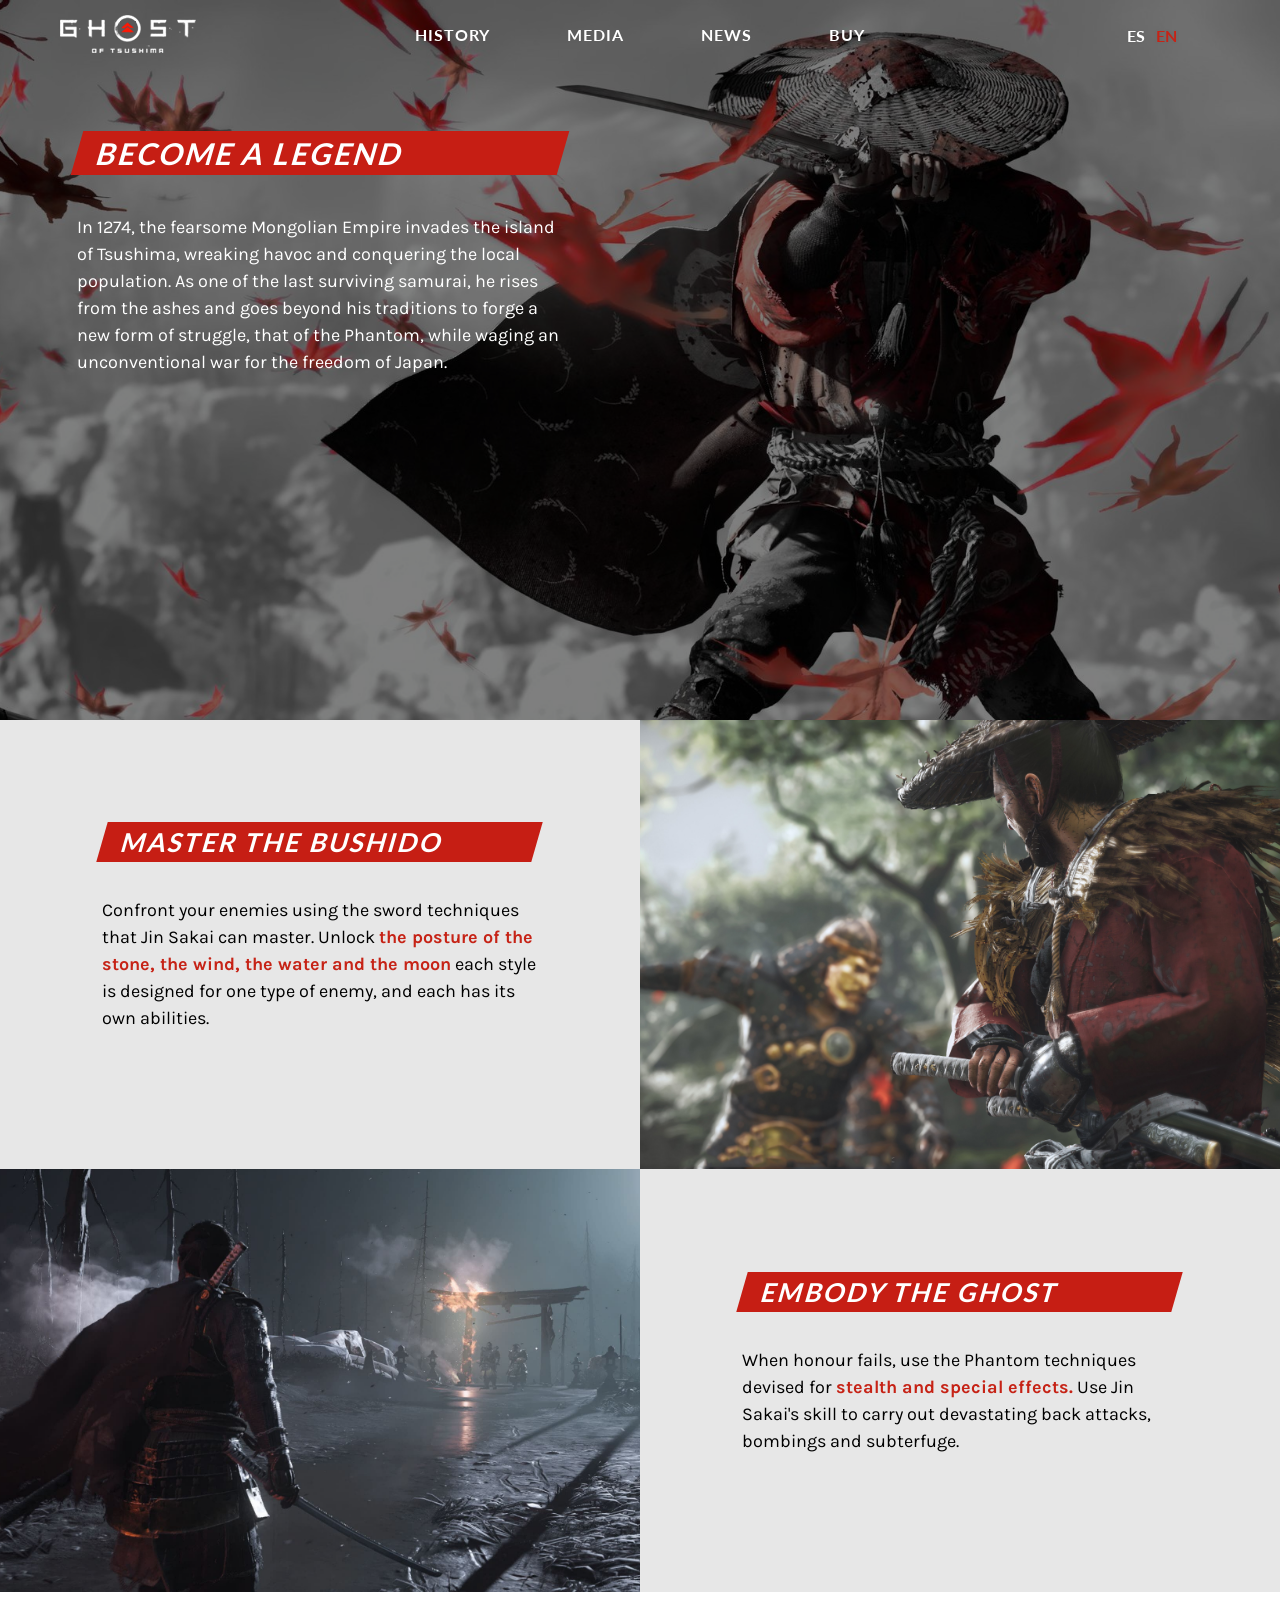
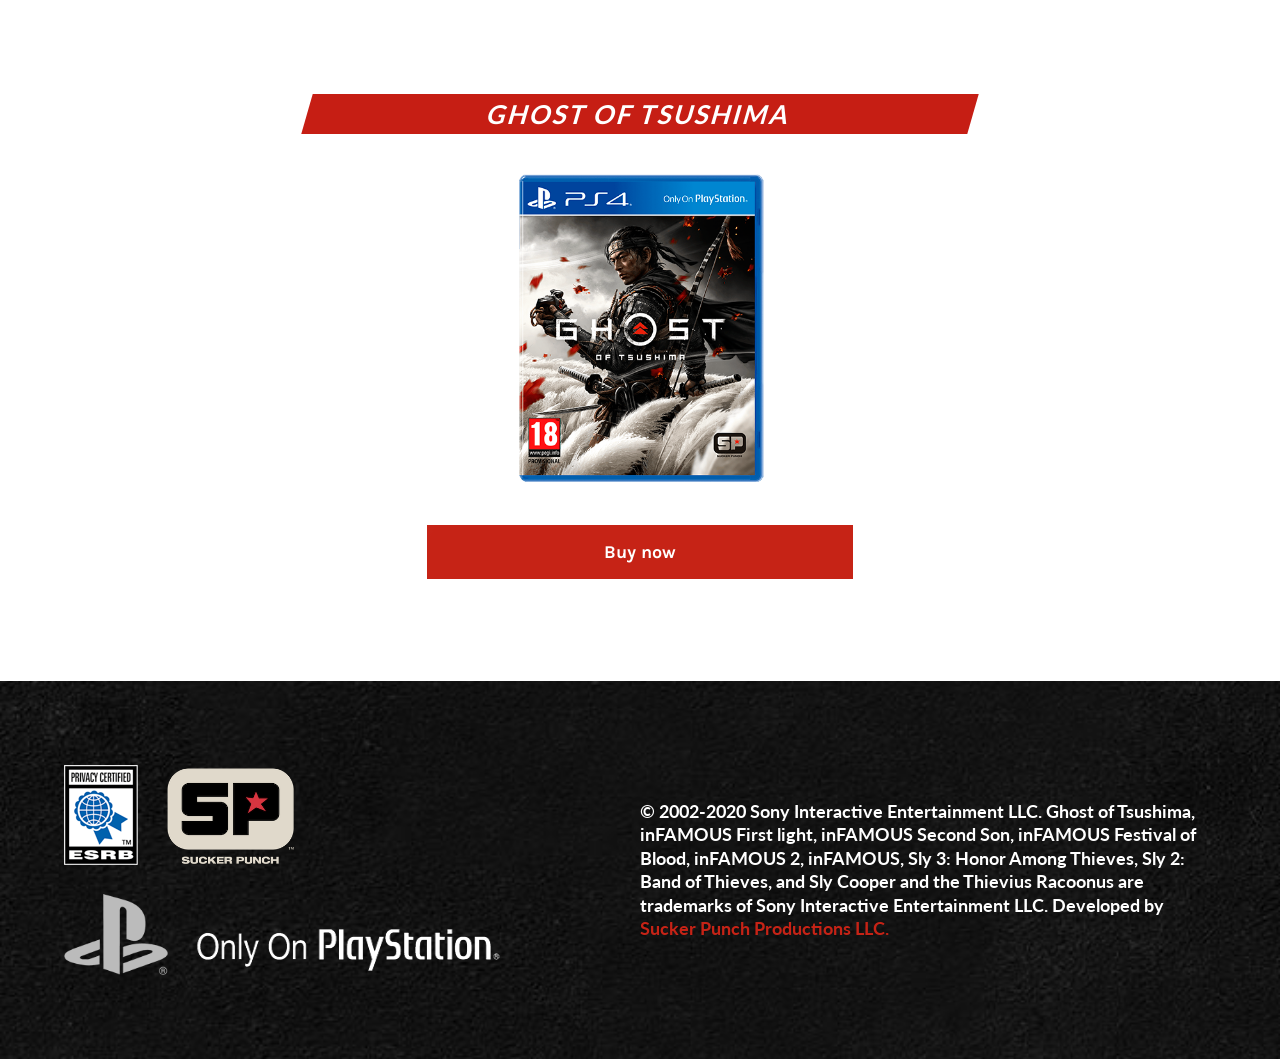
<file: EN/history.html>
<!DOCTYPE html>
<html lang="en">
<head>
    <meta charset="UTF-8">
    <meta name="viewport" content="width=device-width, initial-scale=1.0">
    <!--Link CSS-->
    <link rel="stylesheet" href="../css/style.css">
    <link rel="stylesheet" href="../css/history.css">
    <!--Link FontAwesome-->
    <link rel="stylesheet" href="https://cdnjs.cloudflare.com/ajax/libs/font-awesome/5.15.1/css/all.min.css" integrity="sha512-+4zCK9k+qNFUR5X+cKL9EIR+ZOhtIloNl9GIKS57V1MyNsYpYcUrUeQc9vNfzsWfV28IaLL3i96P9sdNyeRssA==" crossorigin="anonymous" />
    <!--Favicon-->
    <link rel="icon" type="image/ico" href="../img/favicon.ico">
    <title>Ghost of Tsushima</title>
</head>
<body>
    <div class="marco">
    <header>
        <div class="logo-nav">
            <a href="home.html">
                    <img src="../img/logo-nav-white.png" alt="Logo">
            </a>
        </div>
        <!--Mobile menu-->
        <button id="btn_mobile_menu" class="mobile_menu">
            <i class="fa fa-bars"></i>
        </button>

        <div id="menu_mob" class="menu_mob">
            <span id="menu_close" class="menu_close"><i class="fa fa-times"></i></span>
            <a href="history.html">History</a>
            <a href="media.html">Media</a>
            <a href="news.html">News</a>
            <a href="https://store.playstation.com/en-gb/product/EP9000-CUSA13323_00-GHOSTSHIP0000000" target="_blank">Buy</a>
            <span class="languages_mob">
                <a href="../ES/history.html">ES</a>
                <a href="history.html">EN</a>
            </span>
        </div>
        <!--FIN Mobile menu-->
        <!--Desktop menu-->
        <nav class="menu_desktop">
            <a href="history.html">History</a>
            <a href="media.html">Media</a>
            <a href="news.html">News</a>
            <a href="https://store.playstation.com/en-gb/product/EP9000-CUSA13323_00-GHOSTSHIP0000000" target="_blank">Buy</a>
        </nav>
        <div class="languages">
        <a href="../ES/history.html">ES</a>
        <a href="history.html" class="active">EN</a>
        </div>
        <!--END Desktop menu-->
    </header>
    <main>
        <!--Section 01-->
            <section class="history-s1-container">
                <div class="overlay"></div>
                <div class="history-s1-content">
                    <h1>BECOME A LEGEND</h1>
                    <p>In 1274, the fearsome Mongolian Empire invades the island of Tsushima, wreaking havoc and conquering the local population. As one of the last surviving samurai, he rises from the ashes and goes beyond his traditions to forge a new form of struggle, that of the Phantom, while waging an unconventional war for the freedom of Japan.</p>
                    <iframe src="https://www.youtube.com/embed/rTNfgIAi3pY" frameborder="0" allow="accelerometer; autoplay; clipboard-write; encrypted-media; gyroscope; picture-in-picture" allowfullscreen></iframe>
                </div>
        </section>
        <!--END Section 01-->
        <!--Section 02-->
        <section>
            <div class="history-s2-container">
                <div class="history-s2-content01-image">
                </div>
                <div class="history-s2-content01-text">
                    <h2>MASTER THE BUSHIDO</h2>
                    <p>Confront your enemies using the sword techniques that Jin Sakai can master. Unlock <span class="change-color">the posture of the stone, the wind, the water and the moon</span> each style is designed for one type of enemy, and each has its own abilities.</p>
                </div>
            </div>
            <div class="history-s2-container">
                <div class="history-s2-content02-image">
                </div>
                <div class="history-s2-content02-text">
                    <h2>EMBODY THE GHOST</h2>
                    <p>When honour fails, use the Phantom techniques devised for <span class="change-color">stealth and special effects.</span> Use Jin Sakai's skill to carry out devastating back attacks, bombings and subterfuge.</p>
                </div>
            </div>
        </section>
        <!--END Section 02-->
        <!--Section 03-->
        <section class="history-s3-container">
            <div class="history-s3-content main-content">
                <h2>GHOST OF TSUSHIMA</h2>
                <img src="../img/history/history-s3-game.jpg" alt="Ghost of Tsushima PS4">
                <a href="https://store.playstation.com/en-gb/product/EP9000-CUSA13323_00-GHOSTSHIP0000000" target="_blank"><h4>Buy now</h4></a>
            </div>
        </section>
        <!--END Section 03-->
    </main>
    <!--FOOTER-->
    <footer>
        <div class="container">
            <div class="container01">
                <div class="footer-logos">
                    <img src="../img/history/footer-logo01.png" alt="Privacy Certified">
                    <img class="suckerpunch" src="../img/history/footer-SuckerPunch.png" alt="Sucker Punch">
                </div>
                <div class="footer-logos02">
                    <img class="ps4" src="../img/history/logo-playstation.png" alt="PS4">
                    <img class="onlyon" src="../img/history/logo-playstation02.png" alt="Only on PlayStation">
                </div>
            </div>
            <div class="container02">
                <h4>© 2002-2020 Sony Interactive Entertainment LLC. Ghost of Tsushima, inFAMOUS First light, inFAMOUS Second Son, inFAMOUS Festival of Blood, inFAMOUS 2, inFAMOUS, Sly 3: Honor Among Thieves, Sly 2: Band of Thieves, and Sly Cooper and the Thievius Racoonus are trademarks of Sony Interactive Entertainment LLC. Developed by <span class="change-color">Sucker Punch Productions LLC.</span></h4>
            </div>
        </div>
    </footer>
     <!--END FOOTER-->
    </div>
    <!--JS Framework-->
    <script src="../js/jquery.js"></script>
    <!--JS-->
    <script src="../js/menu_mob.js"></script>
    <script src="../js/nav_scroll.js"></script>
    <!--END JS-->
</body>
</html>
</file>
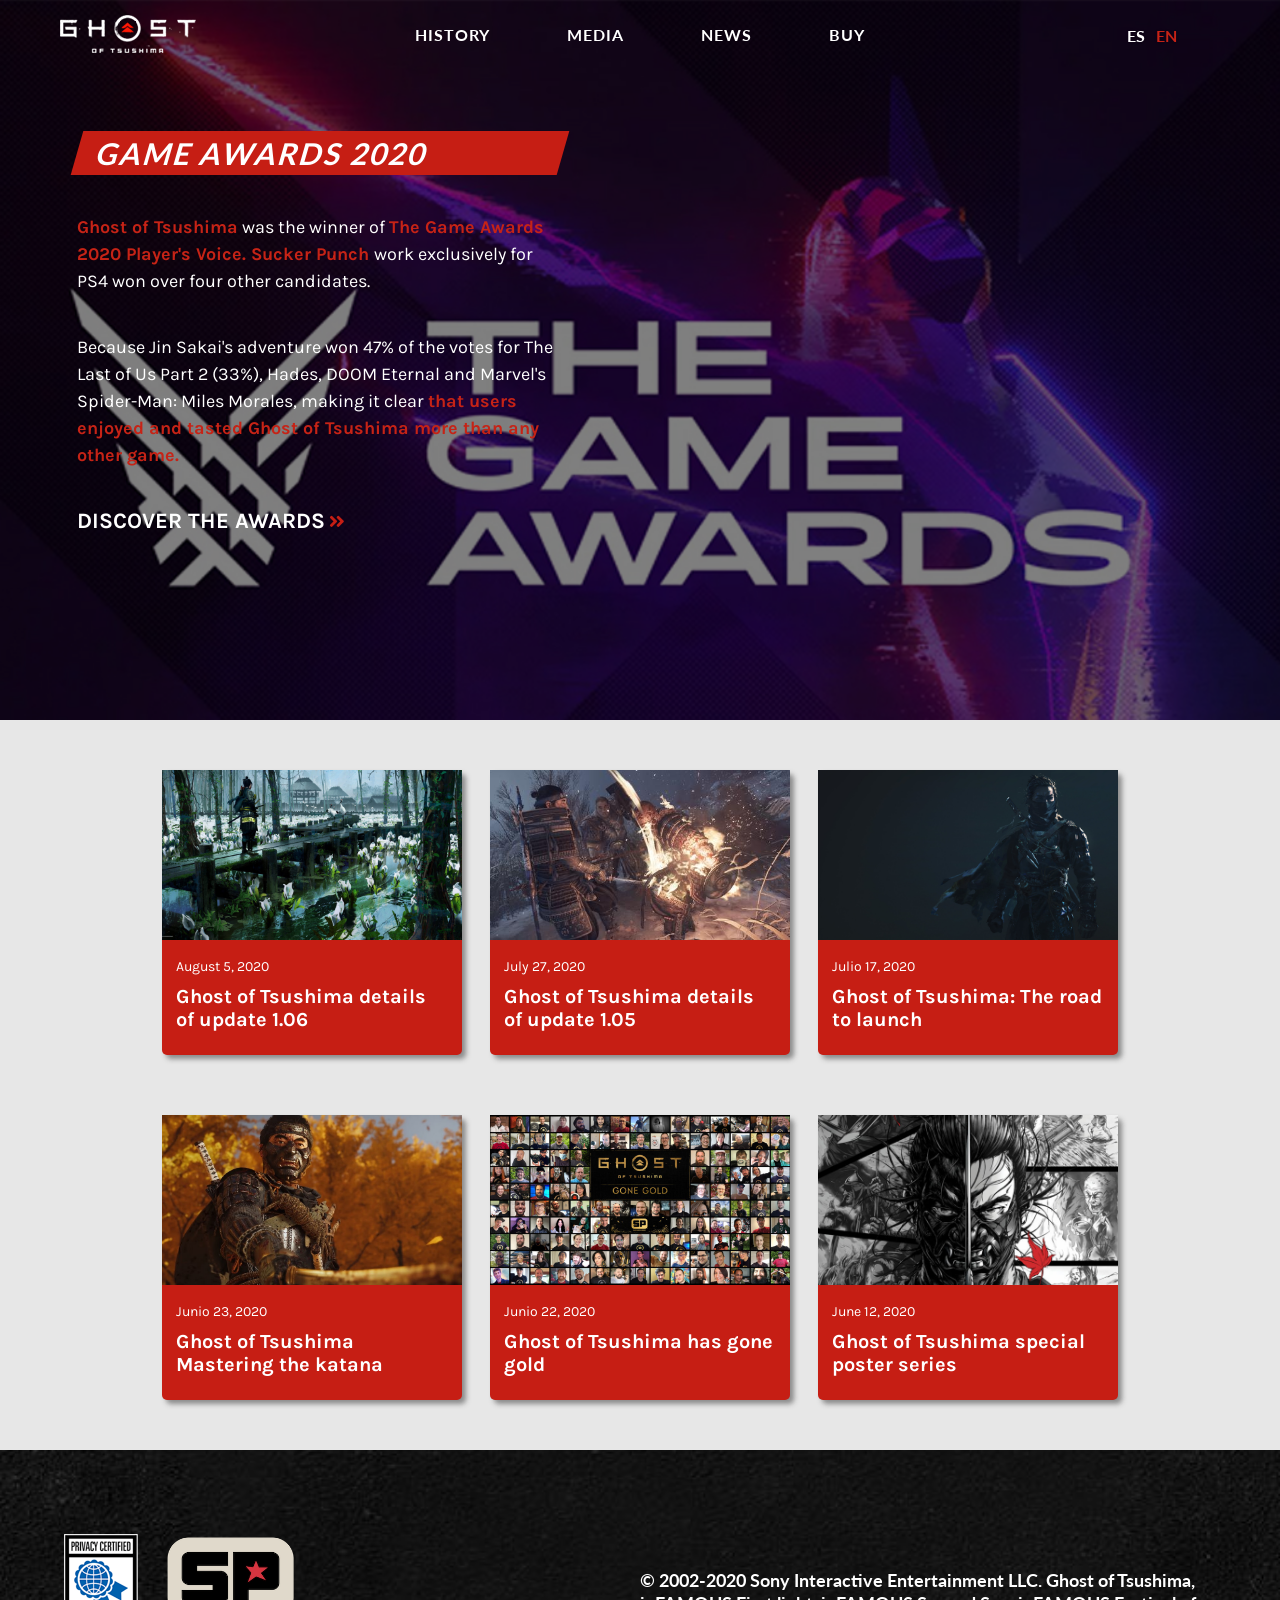
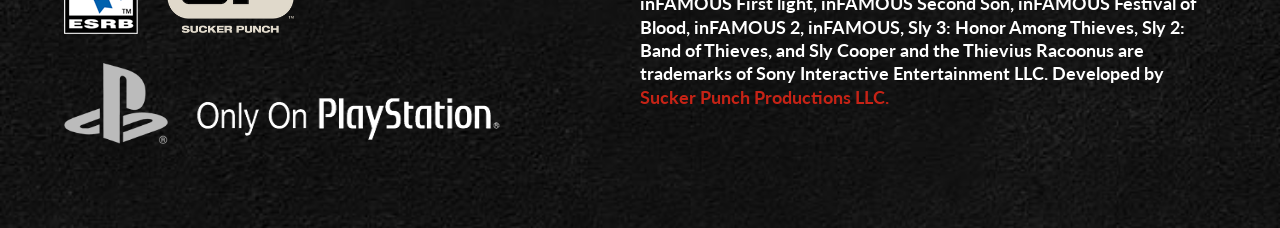
<file: EN/news.html>
<!DOCTYPE html>
<html lang="es">
<head>
    <meta charset="UTF-8">
    <meta name="viewport" content="width=device-width, initial-scale=1.0">
    <!--Link CSS-->
    <link rel="stylesheet" href="../css/style.css">
    <link rel="stylesheet" href="../css/news.css">
    <!--Link FontAwesome-->
    <link rel="stylesheet" href="https://cdnjs.cloudflare.com/ajax/libs/font-awesome/5.15.1/css/all.min.css" integrity="sha512-+4zCK9k+qNFUR5X+cKL9EIR+ZOhtIloNl9GIKS57V1MyNsYpYcUrUeQc9vNfzsWfV28IaLL3i96P9sdNyeRssA==" crossorigin="anonymous" />
    <!--Favicon-->
    <link rel="icon" type="image/ico" href="../img/favicon.ico">
    <title>Ghost of Tsushima</title>
</head>
<body>
    <div class="marco">
        <header>
            <div class="logo-nav">
                <a href="home.html">
                        <img src="../img/logo-nav-white.png" alt="Logo">
                </a>
            </div>
            <!--Mobile menu-->
            <button id="btn_mobile_menu" class="mobile_menu">
                <i class="fa fa-bars"></i>
            </button>

            <div id="menu_mob" class="menu_mob">
                <span id="menu_close" class="menu_close"><i class="fa fa-times"></i></span>
                <a href="history.html">History</a>
                <a href="media.html">Media</a>
                <a href="news.html">News</a>
                <a href="https://store.playstation.com/en-gb/product/EP9000-CUSA13323_00-GHOSTSHIP0000000" target="_blank">Buy</a>
                <span class="languages_mob">
                    <a href="../ES/news.html">ES</a>
                    <a href="news.html">EN</a>
                </span>
            </div>

            <!--FIN Mobile menu-->
            <!--Desktop menu-->
            <nav class="menu_desktop">
                <a href="history.html">History</a>
                <a href="media.html">Media</a>
                <a href="news.html">News</a>
                <a href="https://store.playstation.com/en-gb/product/EP9000-CUSA13323_00-GHOSTSHIP0000000" target="_blank">Buy</a>
            </nav>
            <div class="languages">
                <a href="../ES/news.html">ES</a>
                <a href="news.html" class="active">EN</a>
            </div>
            <!--END Desktop menu-->
        </header>
        <main>
            <!--Section 01-->
            <section class="news-s1-container">
                <div class="overlay"></div>
                <div class="news-s1-content">
                    <h1>GAME AWARDS 2020</h1>
                    <p><span class="change-color">Ghost of Tsushima</span> was the winner of <span class="change-color"> The Game Awards 2020 Player's Voice.</span><span class="change-color"> Sucker Punch </span>work exclusively for PS4 won over four other candidates.</p>

                    <p>Because Jin Sakai's adventure won 47% of the votes for The Last of Us Part 2 (33%), Hades, DOOM Eternal and Marvel's Spider-Man: Miles Morales, making it clear <span class="change-color"> that users enjoyed and tasted Ghost of Tsushima more than any other game.</span></p>

                    <a href="https://thegameawards.com/" target="_blank"><h3>DISCOVER THE AWARDS<i class="button_icon fas fa-angle-double-right"></i></h3></a>
                </div>
            </section>
            <!--END Section 01-->
            <!--Section 02-->
            <section class="news-s2-container">
                <div class="news-s2-content">
                    <div class="news-group">
                        <a href="https://www.nme.com/news/gaming-news/ghost-of-tsushima-patch-1-06-released-improves-travelers-attire-2722386" target="_blank">
                        <img src="../img/news/news-group01.jpg" alt="Ghost of Tsushima details of update 1.06">
                        <div class="news-group-text">
                            <p>August 5, 2020</p>
                            <h2>Ghost of Tsushima details of update 1.06</h2> 
                        </div>
                    </a>
                    </div>

                    <div class="news-group">
                        <a href="https://www.ign.com/wikis/ghost-of-tsushima/Update_1.05_Patch_Notes" target="_blank">
                        <img src="../img/news/news-group02.jpg" alt="Ghost of Tsushima details of update 1.05">
                        <div class="news-group-text">
                            <p>July 27, 2020</p>
                            <h2>Ghost of Tsushima details of update 1.05</h2> 
                        </div>
                    </a>
                    </div>

                    <div class="news-group">
                        <a href="https://blog.playstation.com/2020/07/16/ghost-of-tsushima-the-road-to-launch/" target="_blank">
                        <img src="../img/news/news-group03.jpg" alt="Ghost of Tsushima el camino lanzamiento">
                        <div class="news-group-text">
                            <p>Julio 17, 2020</p>
                            <h2>Ghost of Tsushima: The road to launch</h2> 
                        </div>
                    </a>
                    </div>

                    <div class="news-group">
                        <a href="https://blog.playstation.com/2020/06/23/ghost-of-tsushima-mastering-the-katana/" target="_blank">
                        <img src="../img/news/news-group04.jpg" alt="Ghost of Tsushima: Mastering the katana">
                        <div class="news-group-text">
                            <p>Junio 23, 2020</p>
                            <h2>Ghost of Tsushima Mastering the katana</h2> 
                        </div>
                    </a>
                    </div>


                    <div class="news-group">
                        <a href="https://www.ign.com/articles/ps4-exclusive-ghost-of-tsushima-has-gone-gold" target="_blank">
                        <img src="../img/news/news-group05.jpg" alt="Ghost of Tsushima has gone gold">
                        <div class="news-group-text">
                            <p>Junio 22, 2020</p>
                            <h2>Ghost of Tsushima has gone gold</h2> 
                        </div>
                    </a>
                    </div>

                    <div class="news-group">
                        <a href="https://blog.playstation.com/2020/06/12/introducing-the-ghost-of-tsushima-special-poster-series/" target="_blank">
                        <img src="../img/news/news-group06.jpg" alt="Ghost of Tsushima special poster series">
                        <div class="news-group-text">
                            <p>June 12, 2020</p>
                            <h2>Ghost of Tsushima special poster series</h2> 
                        </div>
                    </a>
                    </div>

                </div>
            </section>
            <!--END Section 02-->
        </main>
        <!--FOOTER-->
    <footer>
        <div class="container">
            <div class="container01">
                <div class="footer-logos">
                    <img src="../img/history/footer-logo01.png" alt="Privacy Certified">
                    <img class="suckerpunch" src="../img/history/footer-SuckerPunch.png" alt="Sucker Punch">
                </div>
                <div class="footer-logos02">
                    <img class="ps4" src="../img/history/logo-playstation.png" alt="PS4">
                    <img class="onlyon" src="../img/history/logo-playstation02.png" alt="Only on PlayStation">
                </div>
            </div>
            <div class="container02">
                <h4>© 2002-2020 Sony Interactive Entertainment LLC. Ghost of Tsushima, inFAMOUS First light, inFAMOUS Second Son, inFAMOUS Festival of Blood, inFAMOUS 2, inFAMOUS, Sly 3: Honor Among Thieves, Sly 2: Band of Thieves, and Sly Cooper and the Thievius Racoonus are trademarks of Sony Interactive Entertainment LLC. Developed by <span class="change-color">Sucker Punch Productions LLC.</span></h4>
            </div>
        </div>
    </footer>
     <!--END FOOTER-->
    </div>
    <!--JS Framework-->
    <script src="../js/jquery.js"></script>
    <!--JS-->
    <script src="../js/menu_mob.js"></script>
    <script src="../js/nav_scroll.js"></script>
    <!--END JS-->
</body>
</file>
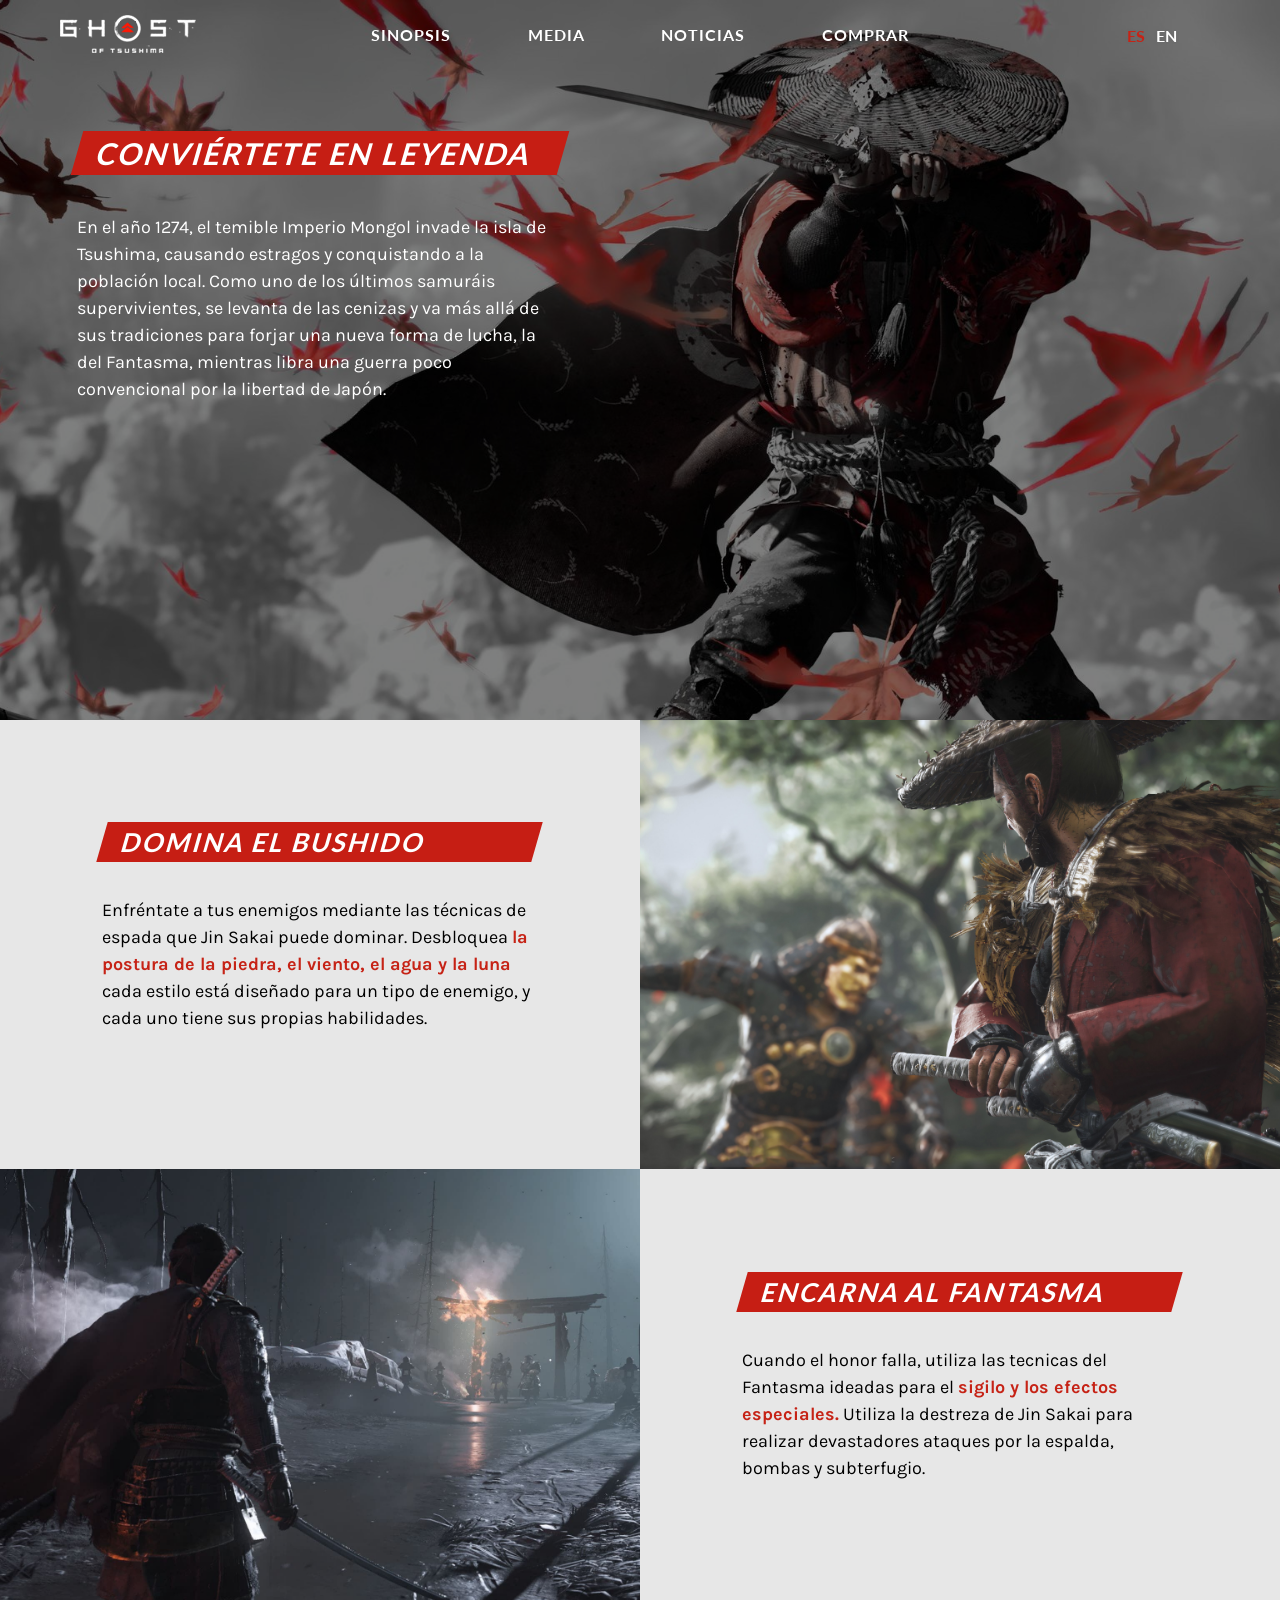
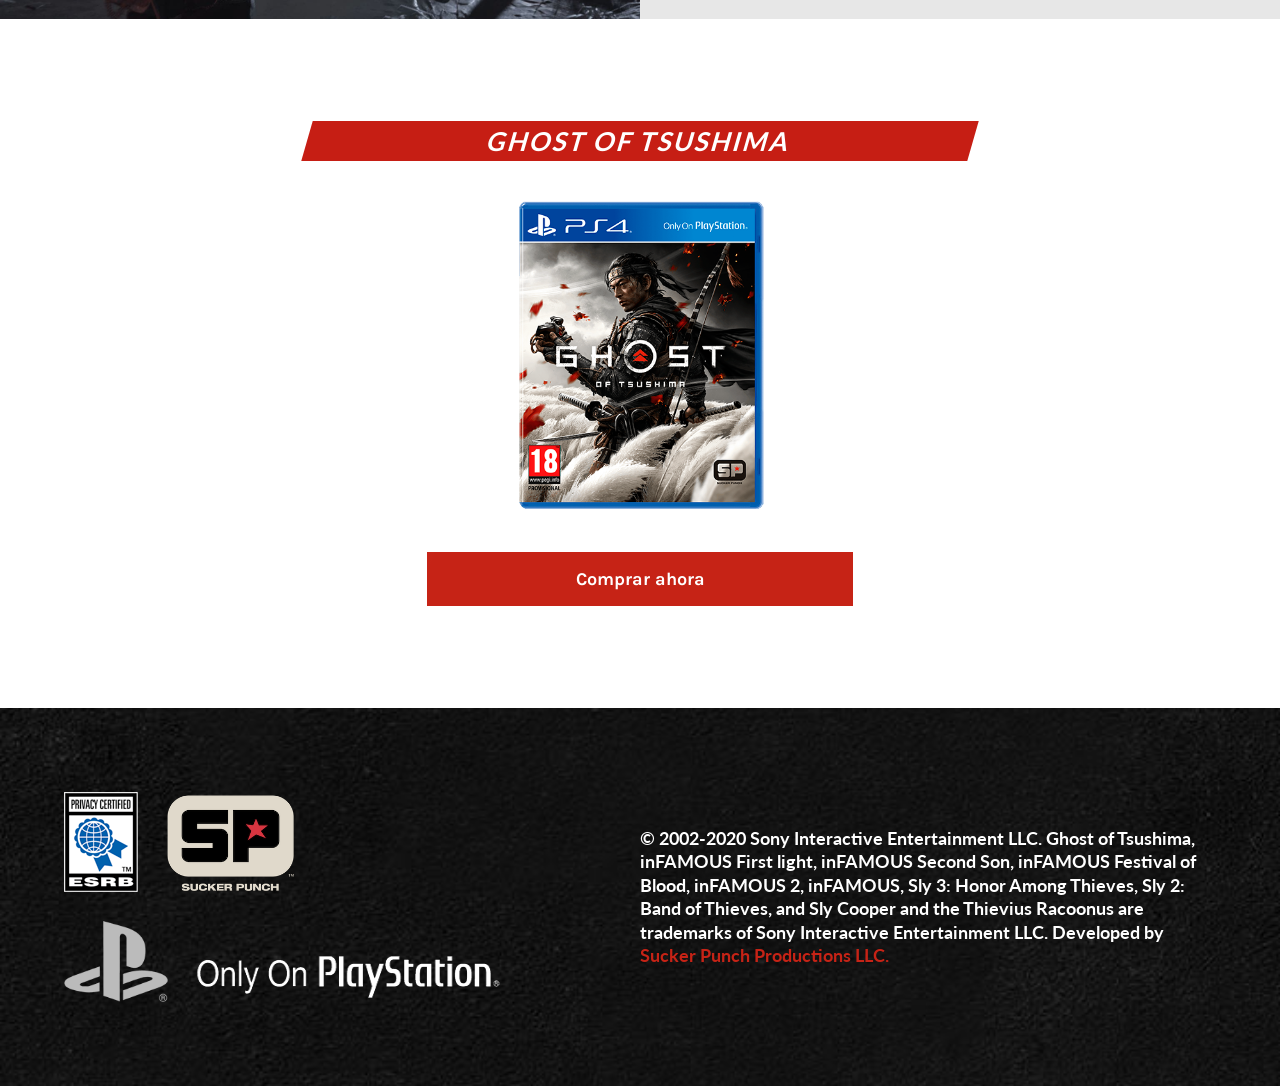
<file: ES/history.html>
<!DOCTYPE html>
<html lang="es">
<head>
    <meta charset="UTF-8">
    <meta name="viewport" content="width=device-width, initial-scale=1.0">
    <!--Link CSS-->
    <link rel="stylesheet" href="../css/style.css">
    <link rel="stylesheet" href="../css/history.css">
    <!--Link FontAwesome-->
    <link rel="stylesheet" href="https://cdnjs.cloudflare.com/ajax/libs/font-awesome/5.15.1/css/all.min.css" integrity="sha512-+4zCK9k+qNFUR5X+cKL9EIR+ZOhtIloNl9GIKS57V1MyNsYpYcUrUeQc9vNfzsWfV28IaLL3i96P9sdNyeRssA==" crossorigin="anonymous" />
    <!--Favicon-->
    <link rel="icon" type="image/ico" href="../img/favicon.ico">
    <title>Ghost of Tsushima</title>
</head>
<body>
    <div class="marco">
    <header>
        <div class="logo-nav">
            <a href="../index.html">
                    <img src="../img/logo-nav-white.png" alt="Logo">
            </a>
        </div>
        <!--Mobile menu-->
        <button id="btn_mobile_menu" class="mobile_menu">
            <i class="fa fa-bars"></i>
        </button>

        <div id="menu_mob" class="menu_mob">
            <span id="menu_close" class="menu_close"><i class="fa fa-times"></i></span>
            <a href="history.html">Sinopsis</a>
            <a href="media.html">Media</a>
            <a href="news.html">Noticias</a>
            <a href="https://store.playstation.com/es-es/product/EP9000-CUSA13323_00-GHOSTSHIP0000000" target="_blank">Comprar</a>
            <span class="languages_mob">
                <a href="history.html">ES</a>
                <a href="../EN/history.html">EN</a>
            </span>
        </div>
        <!--FIN Mobile menu-->
        <!--Desktop menu-->
        <nav class="menu_desktop">
            <a href="history.html">Sinopsis</a>
            <a href="media.html">Media</a>
            <a href="news.html">Noticias</a>
            <a href="https://store.playstation.com/es-es/product/EP9000-CUSA13323_00-GHOSTSHIP0000000" target="_blank">Comprar</a>
        </nav>
        <div class="languages">
        <a href="history.html" class="active">ES</a>
        <a href="../EN/history.html">EN</a>
        </div>
        <!--END Desktop menu-->
    </header>
    <main>
        <!--Section 01-->
            <section class="history-s1-container">
                <div class="overlay"></div>
                <div class="history-s1-content">
                    <h1>CONVIÉRTETE EN LEYENDA</h1>
                    <p>En el año 1274, el temible Imperio Mongol invade la isla de Tsushima, causando estragos y conquistando a la población local. Como uno de los últimos samuráis supervivientes, se levanta de las cenizas y va más allá de sus tradiciones para forjar una nueva forma de lucha, la del Fantasma, mientras libra una guerra poco convencional por la libertad de Japón.</p>
                    <iframe src="https://www.youtube.com/embed/rTNfgIAi3pY" frameborder="0" allow="accelerometer; autoplay; clipboard-write; encrypted-media; gyroscope; picture-in-picture" allowfullscreen></iframe>
                </div>
        </section>
        <!--END Section 01-->
        <!--Section 02-->
        <section>
            <div class="history-s2-container">
                <div class="history-s2-content01-image">
                </div>
                <div class="history-s2-content01-text">
                    <h2>DOMINA EL BUSHIDO</h2>
                    <p>Enfréntate a tus enemigos mediante las técnicas de espada que Jin Sakai puede dominar. Desbloquea <span class="change-color">la postura de la piedra, el viento, el agua y la luna</span> cada estilo está diseñado para un tipo de enemigo, y cada uno tiene sus propias habilidades.</p>
                </div>
            </div>
            <div class="history-s2-container">
                <div class="history-s2-content02-image">
                </div>
                <div class="history-s2-content02-text">
                    <h2>ENCARNA AL FANTASMA</h2>
                    <p>Cuando el honor falla, utiliza las tecnicas del Fantasma ideadas para el <span class="change-color">sigilo y los efectos especiales.</span> Utiliza la destreza de Jin Sakai para realizar devastadores ataques por la espalda, bombas y subterfugio.</p>
                </div>
            </div>
        </section>
        <!--END Section 02-->
        <!--Section 03-->
        <section class="history-s3-container">
            <div class="history-s3-content main-content">
                <h2>GHOST OF TSUSHIMA</h2>
                <img src="../img/history/history-s3-game.jpg" alt="Ghost of Tsushima PS4">
                <a href="https://store.playstation.com/es-es/product/EP9000-CUSA13323_00-GHOSTSHIP0000000" target="_blank"><h4>Comprar ahora</h4></a>
            </div>
        </section>
        <!--END Section 03-->
    </main>
    <!--FOOTER-->
    <footer>
        <div class="container">
            <div class="container01">
                <div class="footer-logos">
                    <img src="../img/history/footer-logo01.png" alt="Privacy Certified">
                    <img class="suckerpunch" src="../img/history/footer-SuckerPunch.png" alt="Sucker Punch">
                </div>
                <div class="footer-logos02">
                    <img class="ps4" src="../img/history/logo-playstation.png" alt="PS4">
                    <img class="onlyon" src="../img/history/logo-playstation02.png" alt="Only on PlayStation">
                </div>
            </div>
            <div class="container02">
                <h4>© 2002-2020 Sony Interactive Entertainment LLC. Ghost of Tsushima, inFAMOUS First light, inFAMOUS Second Son, inFAMOUS Festival of Blood, inFAMOUS 2, inFAMOUS, Sly 3: Honor Among Thieves, Sly 2: Band of Thieves, and Sly Cooper and the Thievius Racoonus are trademarks of Sony Interactive Entertainment LLC. Developed by <span class="change-color">Sucker Punch Productions LLC.</span></h4>
            </div>
        </div>
    </footer>
     <!--END FOOTER-->
    </div>
    <!--JS Framework-->
    <script src="../js/jquery.js"></script>
    <!--JS-->
    <script src="../js/menu_mob.js"></script>
    <script src="../js/nav_scroll.js"></script>
    <!--END JS-->
</body>
</html>
</file>
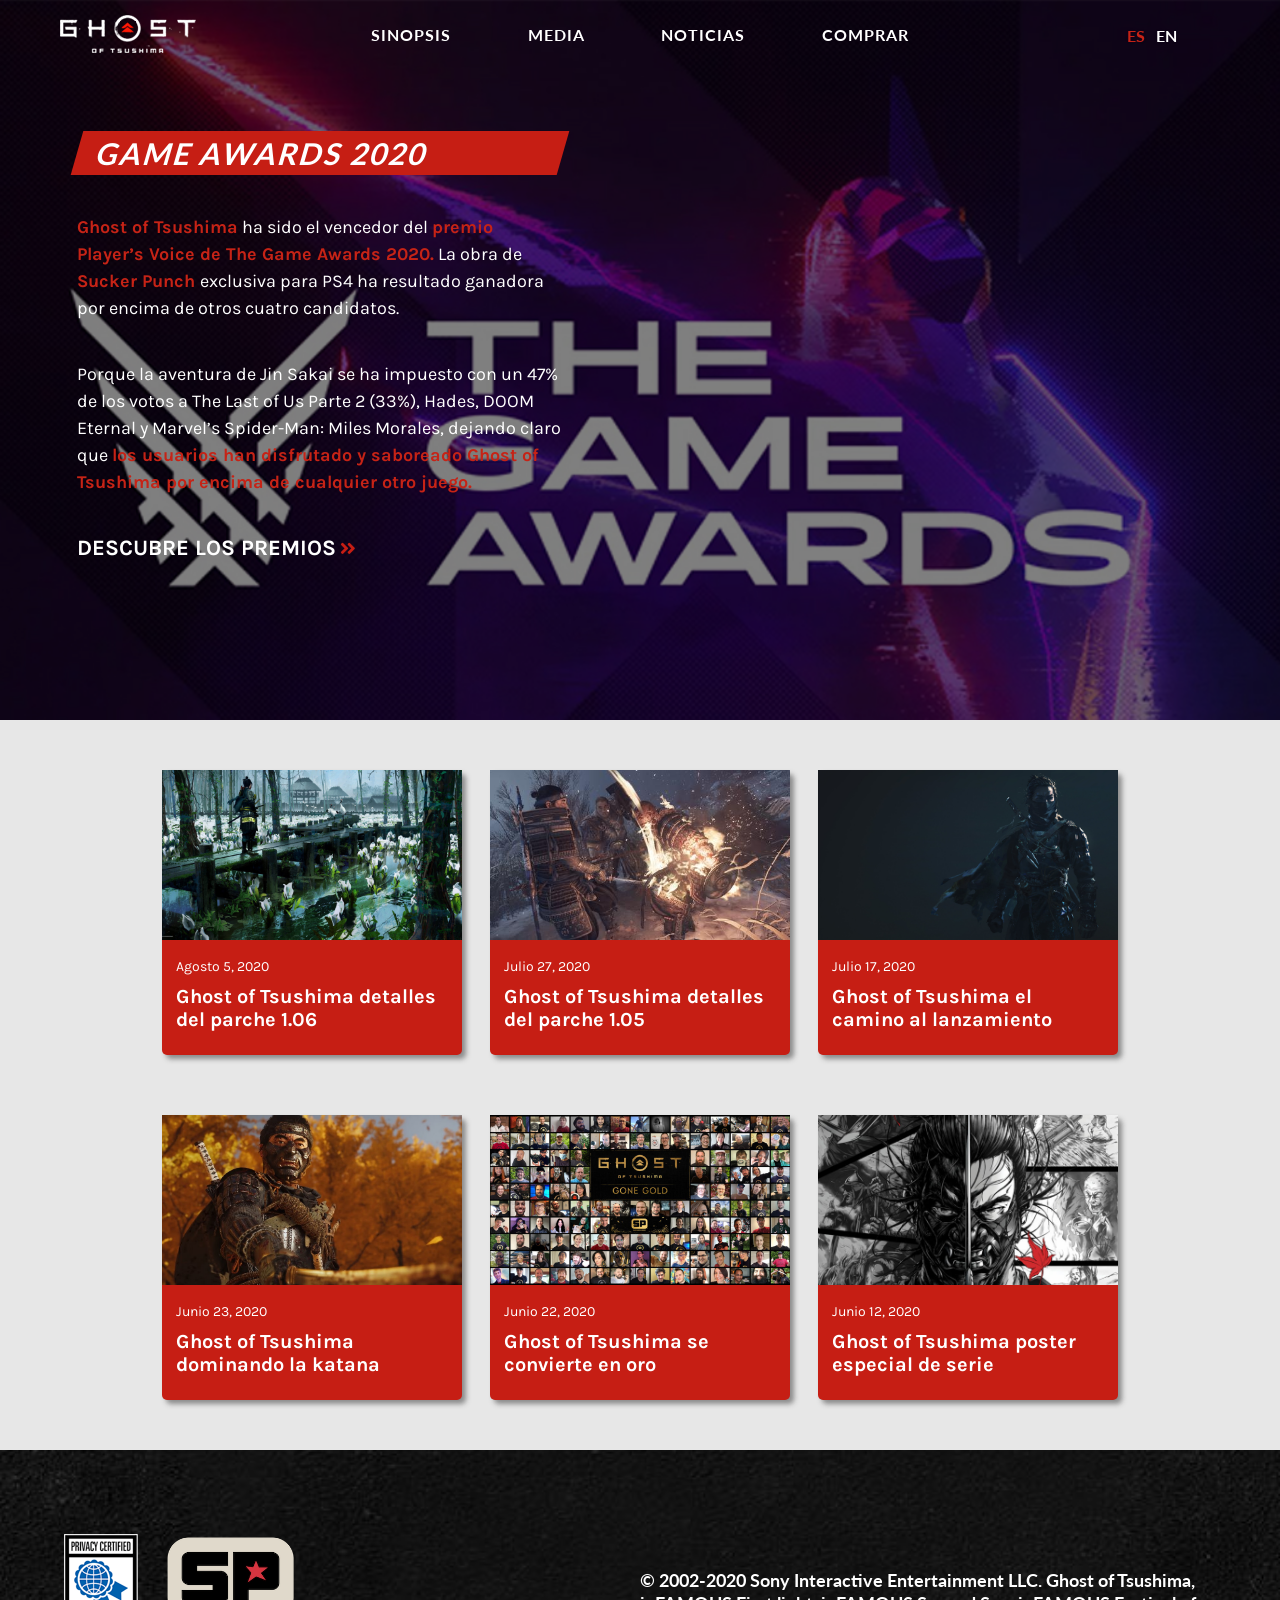
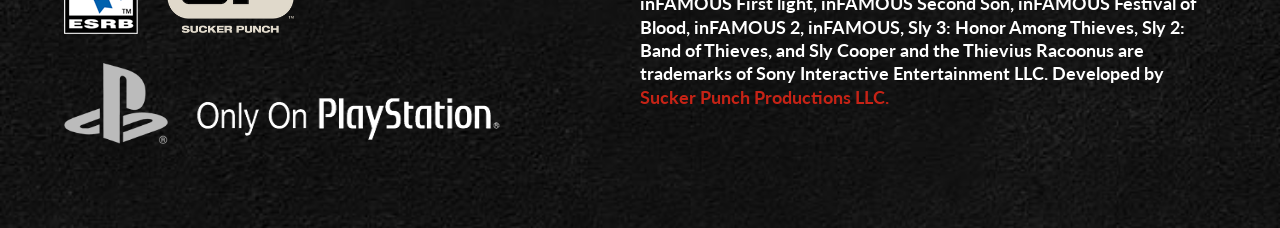
<file: ES/news.html>
<!DOCTYPE html>
<html lang="es">
<head>
    <meta charset="UTF-8">
    <meta name="viewport" content="width=device-width, initial-scale=1.0">
    <!--Link CSS-->
    <link rel="stylesheet" href="../css/style.css">
    <link rel="stylesheet" href="../css/news.css">
    <!--Link FontAwesome-->
    <link rel="stylesheet" href="https://cdnjs.cloudflare.com/ajax/libs/font-awesome/5.15.1/css/all.min.css" integrity="sha512-+4zCK9k+qNFUR5X+cKL9EIR+ZOhtIloNl9GIKS57V1MyNsYpYcUrUeQc9vNfzsWfV28IaLL3i96P9sdNyeRssA==" crossorigin="anonymous" />
    <!--Favicon-->
    <link rel="icon" type="image/ico" href="../img/favicon.ico">
    <title>Ghost of Tsushima</title>
</head>
<body>
    <div class="marco">
        <header>
            <div class="logo-nav">
                <a href="../index.html">
                        <img src="../img/logo-nav-white.png" alt="Logo">
                </a>
            </div>
            <!--Mobile menu-->
            <button id="btn_mobile_menu" class="mobile_menu">
                <i class="fa fa-bars"></i>
            </button>
    
            <div id="menu_mob" class="menu_mob">
                <span id="menu_close" class="menu_close"><i class="fa fa-times"></i></span>
                <a href="history.html">Sinopsis</a>
                <a href="media.html">Media</a>
                <a href="news.html">Noticias</a>
                <a href="https://store.playstation.com/es-es/product/EP9000-CUSA13323_00-GHOSTSHIP0000000" target="_blank">Comprar</a>
                <span class="languages_mob">
                    <a href="news.html">ES</a>
                    <a href="../EN/news.html">EN</a>
                </span>
            </div>
            <!--FIN Mobile menu-->
            <!--Desktop menu-->
            <nav class="menu_desktop">
                <a href="history.html">Sinopsis</a>
                <a href="media.html">Media</a>
                <a href="news.html">Noticias</a>
                <a href="https://store.playstation.com/es-es/product/EP9000-CUSA13323_00-GHOSTSHIP0000000" target="_blank">Comprar</a>
            </nav>
            <div class="languages">
            <a href="news.html" class="active">ES</a>
            <a href="../EN/news.html">EN</a>
            </div>
            <!--END Desktop menu-->
        </header>
        <main>
            <!--Section 01-->
            <section class="news-s1-container">
                <div class="overlay"></div>
                <div class="news-s1-content">
                    <h1>GAME AWARDS 2020</h1>
                    <p><span class="change-color">Ghost of Tsushima</span> ha sido el vencedor del <span class="change-color"> premio Player’s Voice de The Game Awards 2020.</span> La obra de <span class="change-color"> Sucker Punch </span>exclusiva para PS4 ha resultado ganadora por encima de otros cuatro candidatos.</p>

                    <p>Porque la aventura de Jin Sakai se ha impuesto con un 47% de los votos a The Last of Us Parte 2 (33%), Hades, DOOM Eternal y Marvel’s Spider-Man: Miles Morales, dejando claro que <span class="change-color"> los usuarios han disfrutado y saboreado Ghost of Tsushima por encima de cualquier otro juego.</span></p>

                    <a href="https://thegameawards.com/" target="_blank"><h3>DESCUBRE LOS PREMIOS<i class="button_icon fas fa-angle-double-right"></i></h3></a>
                </div>
            </section>
            <!--END Section 01-->
            <!--Section 02-->
            <section class="news-s2-container">
                <div class="news-s2-content">
                    <div class="news-group">
                        <a href="https://www.hobbyconsolas.com/noticias/actualizacion-106-ghost-tsushima-ya-disponible-descargar-agrega-cuantos-cambios-691797" target="_blank">
                        <img src="../img/news/news-group01.jpg" alt="Ghost of Tsushima detalles del parche 1.06">
                        <div class="news-group-text">
                            <p>Agosto 5, 2020</p>
                            <h2>Ghost of Tsushima detalles del parche 1.06</h2> 
                        </div>
                    </a>
                    </div>

                    <div class="news-group">
                        <a href="https://www.hobbyconsolas.com/noticias/ghost-tsushima-recibe-parche-105-nuevos-niveles-dificultad-opciones-accesibilidad-685273" target="_blank">
                        <img src="../img/news/news-group02.jpg" alt="Ghost of Tsushima detalles del parche 1.05">
                        <div class="news-group-text">
                            <p>Julio 27, 2020</p>
                            <h2>Ghost of Tsushima detalles del parche 1.05</h2> 
                        </div>
                    </a>
                    </div>

                    <div class="news-group">
                        <a href="https://blog.es.playstation.com/2020/06/23/ghost-of-tsushima-dominando-la-katana/" target="_blank">
                        <img src="../img/news/news-group03.jpg" alt="Ghost of Tsushima el camino lanzamiento">
                        <div class="news-group-text">
                            <p>Julio 17, 2020</p>
                            <h2>Ghost of Tsushima el camino al lanzamiento</h2> 
                        </div>
                    </a>
                    </div>

                    <div class="news-group">
                        <a href="https://blog.es.playstation.com/2020/06/23/ghost-of-tsushima-dominando-la-katana/" target="_blank">
                        <img src="../img/news/news-group04.jpg" alt="Ghost of Tsushima dominando la katana">
                        <div class="news-group-text">
                            <p>Junio 23, 2020</p>
                            <h2>Ghost of Tsushima dominando la katana</h2> 
                        </div>
                    </a>
                    </div>


                    <div class="news-group">
                        <a href="https://as.com/meristation/2020/06/22/noticias/1592850466_829052.html" target="_blank">
                        <img src="../img/news/news-group05.jpg" alt="Ghost of Tsushima se convierte en oro">
                        <div class="news-group-text">
                            <p>Junio 22, 2020</p>
                            <h2>Ghost of Tsushima se convierte en oro</h2> 
                        </div>
                    </a>
                    </div>

                    <div class="news-group">
                        <a href="https://www.gameprotv.com/playstation/ghost-of-tsushima-presenta-una-serie-especial-de-posters-realizada-por-takashi-okazaki" target="_blank">
                        <img src="../img/news/news-group06.jpg" alt="Ghost of Tsushima poster especial de serie">
                        <div class="news-group-text">
                            <p>Junio 12, 2020</p>
                            <h2>Ghost of Tsushima poster especial de serie</h2> 
                        </div>
                    </a>
                    </div>

                </div>
            </section>
            <!--END Section 02-->
        </main>
        <!--FOOTER-->
    <footer>
        <div class="container">
            <div class="container01">
                <div class="footer-logos">
                    <img src="../img/history/footer-logo01.png" alt="Privacy Certified">
                    <img class="suckerpunch" src="../img/history/footer-SuckerPunch.png" alt="Sucker Punch">
                </div>
                <div class="footer-logos02">
                    <img class="ps4" src="../img/history/logo-playstation.png" alt="PS4">
                    <img class="onlyon" src="../img/history/logo-playstation02.png" alt="Only on PlayStation">
                </div>
            </div>
            <div class="container02">
                <h4>© 2002-2020 Sony Interactive Entertainment LLC. Ghost of Tsushima, inFAMOUS First light, inFAMOUS Second Son, inFAMOUS Festival of Blood, inFAMOUS 2, inFAMOUS, Sly 3: Honor Among Thieves, Sly 2: Band of Thieves, and Sly Cooper and the Thievius Racoonus are trademarks of Sony Interactive Entertainment LLC. Developed by <span class="change-color">Sucker Punch Productions LLC.</span></h4>
            </div>
        </div>
    </footer>
     <!--END FOOTER-->
    </div>
    <!--JS Framework-->
    <script src="../js/jquery.js"></script>
    <!--JS-->
    <script src="../js/menu_mob.js"></script>
    <script src="../js/nav_scroll.js"></script>
    <!--END JS-->
</body>
</file>
<file: css/style.css>
/***PARÁMETROS***/
@import url('https://fonts.googleapis.com/css2?family=Lato:ital,wght@0,400;0,700;0,900;1,400;1,700&display=swap');
@import url('https://fonts.googleapis.com/css2?family=Karla:ital,wght@0,400;0,700;1,400;1,700&display=swap');

*{
    margin: 0px;
    padding: 0px;
    box-sizing: border-box;
    /***outline: 2px dashed blue;***/
}
/***FIN PARÁMETROS***/
/***NORMALIZADORES***/
a{
    text-decoration: none;
    color: #fff;
}

button{
    text-decoration: none;
    border: none;
    cursor: pointer;
}

i{
    color: #fff;
}

h1,h2,h3,h4,h5{
    color: #fff;
}

p{
    color: #fff;  
}
/***FIN NORMALIZADORES***/
/***REGLAS RECURSIVAS***/
.history-s2-container{
    width: 100%;
    background-color: #e7e7e7;
}

.change-color{
    color: #c62316;
    display: inline;
    font-weight: bold;
}

.d-block{
	display: block !important;
}
.header_color{
    background-color:rgba(0, 0, 0, 0.8);
}
/***FIN REGLAS RECURSIVAS***/
</file>
<file: css/history.css>
/***REGLAS GENERALES***/
.marco{
    width: 320px;
    margin: auto;
    font-family: 'Lato', sans-serif;
}

header{
    width: 100%;
    height: 70px;
    display: flex;
    justify-content: center;
    align-items: center;
    position: fixed;
    top: 0px;
    left: 0px;
    z-index: 4;
    background-color: transparent;
    transition: ease 0.4s;
}

main{
    width: 100%;
    font-family: 'Karla', sans-serif;
}

footer{
    width: 100%;
    background-image: url(../img/history/bg-footer.jpg);
    background-repeat: no-repeat;
    background-size: cover;
    background-position: center;
}

.logo-nav{
    width: 80%
}

.mobile_menu{
    width: 34px;
    height: 34px;
    background-color: #000;
    font-size: 16px;
}

.menu_mob{
    width: 100%;
    height: 100vh;
    background-color: #000;
    position: absolute;
    left: 0px;
    top: 0px;
    z-index: 2000;
    display: none;
    padding: 20px;
}

.menu_mob a{
    display: flex;
    justify-content: flex-start;
    padding: 20px 14px;
    color: #fff;
    letter-spacing: 1px;
    font-size: 18px;
}

.menu_mob a:focus{
    background-color: #c61e14;
    font-weight: bold;
}

.menu_close{
    display: flex;
    justify-content: flex-end;
    padding: 5px 6px;
    font-size: 20px;
    cursor: pointer;
}

.languages_mob{
    display: flex;
}

.menu_desktop{
    display: none;
}


.history-s1-container{
    width: 100%;
    height: 570px;
    background-image: url(../img/history/back-history-s1.jpg);
    background-repeat: no-repeat;
    background-size: cover;
    background-position: top center;
    display: flex;
    flex-direction: column;
    justify-content: center;
    align-items: center;
    position: relative;
    z-index: 1;
}

.overlay{
    width: 100%;
    height: 570px;
    background-color: #000;
    opacity: 0.5;
    position: absolute;
    top: 0px;
    left: 0px;
    z-index: 2;
}


.history-s3-container{
    width: 100%;
    text-align: center;
    background-image: url(../img/history/history-s3-background.jpg);
    background-repeat: no-repeat;
    background-size: cover;
    background-position: center center;
}

.container{
    padding: 10% 5%;
}

.container01{
    padding: 0px 0px 16px 0px;
}

.container02{
    text-align: left;
    padding: 12px 0px;
    line-height: 1.3;
}
/***FIN REGLAS GENERALES***/
/***REGLAS ESPECÍFICAS***/

.logo-nav a img{
    width: 80px;
}

.languages{
    display: none;
}

/***MAIN SECTION 01***/

.history-s1-content{
    width: 100%;
    text-align: center;
    padding: 0px 6%;
    z-index: 3;
}
.history-s1-content h1{
    font-size: 28px;
    font-family: 'Lato', sans-serif;
    letter-spacing: 2px;
    background-color: #c61e14;
    transform: skew(-16deg, 0deg);
    padding: 4px 20px;
}

.history-s1-content p{
    font-size: 16px;
    line-height: 1.5;
    margin: 8% 0px;
}

iframe{
    width: 100%;
    height: 220px;
}
/*** END MAIN SECTION 01***/

/***MAIN SECTION 02***/

.history-s2-content01-image{
    width: 100%;
    height: 200px;
    text-align: center;
    background-image: url(../img/history/history-s2-content-img01.jpg);
    background-repeat: no-repeat;
    background-size: cover;
    background-position: top center;
}

.history-s2-content01-text{
    width: 100%;
    padding: 8%;
}


.history-s2-content01-text h2{
    font-size: 20px;
    font-family: 'Lato', sans-serif;
    letter-spacing: 2px;
    background-color: #c61e14;
    transform: skew(-16deg, 0deg);
    padding: 4px 20px;
}

.history-s2-content01-text p{
    font-size: 16px;
    color: #000;
    line-height: 1.5;
    margin: 8% 0px;
}

.history-s2-content02-image{
    width: 100%;
    height: 200px;
    text-align: center;
    background-image: url(../img/history/history-s2-content-img02.jpg);
    background-repeat: no-repeat;
    background-size: cover;
    background-position: center center;
}

.history-s2-content02-text{
    width: 100%;
    padding: 8%;
}


.history-s2-content02-text h2{
    font-size: 20px;
    font-family: 'Lato', sans-serif;
    letter-spacing: 2px;
    background-color: #c61e14;
    transform: skew(-16deg, 0deg);
    padding: 4px 20px;
}

.history-s2-content02-text p{
    font-size: 16px;
    color: #000;
    line-height: 1.5;
    margin: 8% 0px;
}

/***END MAIN SECTION 02***/

/***MAIN SECTION 03***/
.history-s3-content{
    width: 100%;
    margin: 0px auto;
    padding: 8%;
}

.history-s3-container h2{
    font-size: 20px;
    font-family: 'Lato', sans-serif;
    letter-spacing: 2px;
    background-color: #c61e14;
    transform: skew(-16deg, 0deg);
    padding: 4px 20px;
}

    /***BOTON PRINCIPAL***/

    .main-content img {
        width: 320px;
        padding: 8% 0px;
    }

    .main-content h4{
        background-color: #c62316;
        color: #fff;
        position: relative;
        overflow: hidden;
        margin: 0px 9%;
        padding: 10px;
    }
    /***FIN BOTON PRINCIPAL***/

/***END MAIN SECTION 03***/

.footer-logos{
    width: 100%;
    padding: 10% 0px;
    display: flex;
    justify-content: center;
}

.footer-logos img{
    margin: 0px 5%;
}

.footer-logos02{
    width: 100%;
    display: flex;
    justify-content: center;
    flex-wrap: wrap;
}

.suckerpunch{
    width: 50%;
}

.ps4{
    width: 40%;
    margin: 6% 0px;
}

.onlyon{
    width: 90%;
}

/***FIN REGLAS ESPECÍFICAS***/
/***RESPONSIVE***/
/***MOBILE 320px - 375px***/
@media screen and (min-width:320px){
    .marco{
        width: 100%;
    }

    .main-content h1 {
        margin: 34px 30px;
        font-size: 24px;
    }

    .history-s3-content {
        width: 100%;
        margin: 0px auto;
        padding: 8% 0%;
    }

    .history-s3-container h2 {
        margin: 0% 30px;
    }

    iframe{
        display: none;
    }

    .footer-logos{
        padding: 10% 0px;
    }
}
/***END MOBILE 320px - 375px***/
/***MOBILE 375px - 536px***/
@media screen and (min-width:375px){
    .menu_close{
        padding: 5px 11px;
    }

    main{
        width: 100%;
        font-family: 'Karla', sans-serif;
    }
    
    .history-s1-container{
        width: 100%;
        height: 667px;
    }
    
    .overlay{
        width: 100%;
        height: 667px;
    }

    .footer-logos{
        padding: 5% 0px;
    }

    .suckerpunch{
        width: 30%;
    }

}
/***END MOBILE 375px - 536px***/
/***MOBILE XL 710px***/
@media screen and (min-width:710px){
    .footer-logos02 {
        display: flex;
        justify-content: center;
        flex-wrap: wrap;
        align-items: baseline;
    }

    .footer-logos {
        display: flex;
        justify-content: center;
        padding: 0px 0px 5% 0px;
    }

    .suckerpunch{
        width: 22%;
    }

    .ps4 {
        width: 18%;
        margin: 0px 20px 0px 0px;
    }

    .onlyon {
        width: 229px;
        height: 35px;
    }

    .history-s1-container {
        display: flex;
        flex-direction: column;
        justify-content: center;
        align-items: flex-start;
    }

    .history-s1-content {
        width: 50%;
        text-align: left;
    }

    .history-s2-container{
        display: flex;
    }

    .history-s2-content01-image{
        width: 50%;
        height: auto;
        order: 2;
    }

    .history-s2-content01-text{
        width: 50%;
        order: 1;
    }

    .history-s2-content02-image{
        width: 50%;
        height: auto;
    }

    .history-s2-content02-text{
        width: 50%;
    }

    .history-s3-content {
        width: 70%;
    }
}
/***END MOBILE XL 710px***/
/***IPAD 767px - 1016px ***/
@media screen and (min-width:767px){
    .logo-nav {
        width: 20%;
        display: flex;
        justify-content: center;
    }

    .logo-nav a img {
        width: 90px;
    }

    .mobile_menu{
        display: none;
    }

    .menu_desktop{
        width: 60%;
        height: 70px;
        display: flex;
        justify-content: center;
        align-items: center;
        font-weight: bold;
    }

    .menu_desktop a{
        font-size: 16px;
        color: #fff;
        padding: 0px 5%;
        text-transform: uppercase;
        letter-spacing: 1px;
        overflow: hidden;
        position: relative;
        line-height: 1.9;
    }

    .menu_desktop a:active{
        color: #c62316;
    }

    .languages{
        width: 20%;
        height: 70px;
        display: flex;
        justify-content: center;
        align-items: center;
        color: #fff;
    }
    .languages a{
        color: #fff;
        padding: 0px 3%;
        text-shadow: rgba(0, 0, 0, 0.05) 0 0 4px;
        font-weight: bold;
    }
    .languages a:active{
        color: #c62316;
    }
    
    .active{
        color: #c62316 !important;
    }

    .history-s1-container {
        display: flex;
        flex-direction: column;
        justify-content: center;
        align-items: flex-start;
        background-attachment: inherit;
    }

    .history-s1-content {
        width: 50%;
        text-align: left;
    }

    .history-s2-container{
        display: flex;
    }

    .history-s2-content01-image{
        width: 50%;
        height: auto;
        order: 2;
    }

    .history-s2-content01-text{
        width: 50%;
        order: 1;
    }

    .history-s2-content02-image{
        width: 50%;
        height: auto;
    }

    .history-s2-content02-text{
        width: 50%;
    }

    .history-s3-container{
        background-attachment: inherit;
    }

    .history-s3-content {
        width: 90%;
    }

    .history-s3-container h2 {
        padding: 4px 0px;
        margin: 0% 20%;
    }

    .main-content h4 {
        margin: 0px 28%;
        padding: 14px;
    }

    /***FOOTER***/

    footer{
        height: 256px;
        display: flex;
    }

    .container {
        display: flex;
        justify-content: center;
        align-items: center;
    }

    .container01{
        width: 50%;
    }
    .container02{
        text-align: left;
        padding: 0px;
        line-height: 1.3;
        width: 50%;
    }

    .footer-logos {
        display: flex;
        justify-content: flex-start;
        width: 100%;
        padding: 0px 0px 5% 0px;
    }

    .footer-logos02 {
        width: 100%;
        display: flex;
        justify-content: flex-start;
        align-items: baseline;
    }

    .footer-logos img {
        margin: 0px 5% 0px 0px;
    }

    .suckerpunch{
        width: 32%;
    }

    .ps4 {
        width: 18%;
        margin: 0px 20px 0px 0px;
    }

    .onlyon {
        width: 229px;
        height: 35px;
    }
    /***END FOOTER***/
}
/***END IPAD 767px - 1016px***/
/***DESKTOP 1280px***/
@media screen and (min-width:1280px){
    .logo-nav {
        width: 20%;
        display: flex;
        justify-content: center;
    }

    .logo-nav a img {
        width: 140px;
    }

    .mobile_menu{
        display: none;
    }

    .menu_mob{
        display: none;
    }

    .menu_desktop{
        width: 60%;
        height: 70px;
        display: flex;
        justify-content: center;
        align-items: center;
        font-weight: bold;
    }

    .menu_desktop a{
        font-size: 16px;
        color: #fff;
        padding: 0px 5%;
        text-transform: uppercase;
        letter-spacing: 1px;
        overflow: hidden;
        position: relative;
        line-height: 1.9;
    }

    .menu_desktop a:active{
        color: #c62316;
    }

    .menu_desktop a:before {
        content: "";
        position: absolute;
        width: 0;
        height: 3px;
        background-color: #c62316;
        left: 45%;
        bottom: 0;
        transition: all .3s;
        opacity: 0.7;
        transform: translate(20%);
    }

    .menu_desktop a:hover:before {
        width: 70%;
        left: 0;
    }

    .languages{
        width: 20%;
        height: 70px;
        display: flex;
        justify-content: center;
        align-items: center;
        color: #fff;
    }
    .languages a{
        color: #fff;
        padding: 0px 3%;
        text-shadow: rgba(0, 0, 0, 0.05) 0 0 4px;
        font-weight: bold;
    }
    .languages a:active{
        color: #c62316;
    }
    
    .active{
        color: #c62316 !important;
    }

    /***IDIOMAS HOVER***/

    .languages a{
        color: #fff;
        padding: 0px 2%;
        text-shadow: rgba(0, 0, 0, 0.05) 0 0 4px;
        font-weight: bold;
    }

    .languages a:hover{
        color: #c62316;
        transition: all .2s;
    }

    /***FIN IDIOMAS HOVER***/

    .overlay{
        height: 720px;
    }

    iframe{
        display: block;
    }

    .main-content h4:after {
        content: '';
        position: absolute;
        top: 0;
        left: -200%;
        width: 200%;
        height: 100%;
        transform: skewX(-20deg);
        background-image: linear-gradient(to right, transparent, rgba(255,255,255,0.5), transparent);
    }
    .main-content h4:hover:after {
        animation: shine 1.6s ease;
    }
    .main-content h4:active {
        transform: translateY(1px);
    }

    @-moz-keyframes shine {
    100% {
        left: 200%;
    }
    }
    @-webkit-keyframes shine {
    100% {
        left: 200%;
    }
    }
    @-o-keyframes shine {
    100% {
        left: 200%;
    }
    }
    @keyframes shine {
    100% {
        left: 200%;
    }
    }
    
    .history-s1-container {
        width: 100%;
        height: 720px;
        display: flex;
        flex-direction: column;
        justify-content: center;
        align-items: flex-start;
        background-attachment: fixed;
    }

    .history-s1-content {
        width: 50%;
        height: 458px;
        text-align: left;
    }

    .history-s1-content h1 {
        font-size: 30px;
    }

    .history-s1-content p {
        font-size: 18px;
    }

    .history-s2-content01-text h2{
        font-size: 26px;
    }
    
    .history-s2-content01-text p{
        font-size: 18px;
    }
    
    .history-s2-content02-text h2{
        font-size: 26px;
    }
    
    .history-s2-content02-text p{
        font-size: 18px;
    }

    .history-s3-container{
        background-attachment: fixed;
    }

    .history-s3-content {
        width: 52%;
    }

    .history-s3-container h2 {
        font-size: 26px;
        margin: 0%;
    }

    .main-content img {
        padding: 5% 0px;
    }

    .main-content h4 {
        margin: 0px 18%;
        padding: 16px;
        font-size: 18px;
    }

    /***FOOTER***/

    footer{
        height: 42vh;
        display: flex;
    }

    .container {
        display: flex;
        justify-content: center;
        align-items: center;
    }

    .container01{
        width: 50%;
        padding: 0px;
    }
    .container02{
        text-align: left;
        padding: 0px;
        line-height: 1.3;
        width: 50%;
        font-size: 18px;
    }

    .footer-logos {
        display: flex;
        justify-content: flex-start;
        width: 100%;
        padding: 0px 0px 5% 0px;
    }

    .footer-logos02 {
        width: 100%;
        display: flex;
        justify-content: flex-start;
        align-items: baseline;
    }

    .footer-logos img {
        margin: 0px 5% 0px 0px;
    }

    .suckerpunch{
        width: 22%;
    }

    .ps4 {
        width: 18%;
        margin: 0px 20px 0px 0px;
    }

    .onlyon {
        width: 320px;
        height: 50px;
    }
    /***END FOOTER***/
}

/***DESKTOP 1920px***/
@media screen and (min-width:1920px){
    .overlay{
        height: 885px;
    }

    iframe{
        width: 100%;
        height: 300px;
    }

    .history-s1-container{
        height: 885px;
        background-attachment: fixed;
    }
    
    .history-s1-content{
        width: 45%;
        height: 637px;
        font-size: 40px;
    }

    .history-s1-content h1 {
        font-size: 40px;
    }
    .history-s1-content p {
        font-size: 20px;
    }

    .history-s2-content01-text h2{
        font-size: 36px;
    }
    
    .history-s2-content01-text p{
        font-size: 20px;
    }
    
    .history-s2-content02-text h2{
        font-size: 36px;
    }
    
    .history-s2-content02-text p{
        font-size: 20px;
    }

    .history-s3-container h2 {
        font-size: 36px;
    }

    .main-content img {
        padding: 8% 0px;
        width: 50%;
    }

    .main-content h4 {
        margin: 0px 24%;
        padding: 16px;
        font-size: 18px;
    }
    
    footer{
        height: 256px;
    }

    .suckerpunch{
        width: 14%;
    }

    .ps4 {
        width: 12%;
        margin: 0px 20px 0px 0px;
    }
    .onlyon {
        width: 274px;
        height: 39px;
    }

    .container{
        padding: 6% 5%;
    }

    .container02{
        font-size: 18px;
    }
}
/***FIN RESPONSIVE***/
</file>
<file: css/news.css>
/***REGLAS RECURSIVAS***/

.change-color{
    color: #c62316;
    display: inline;
    font-weight: bold;
}

.d-block{
	display: block !important;
}
/***FIN REGLAS RECURSIVAS***/

/***REGLAS GENERALES***/
.marco{
    width: 320px;
    margin: auto;
    font-family: 'Lato', sans-serif;
}

header{
    width: 100%;
    height: 70px;
    display: flex;
    justify-content: center;
    align-items: center;
    position: fixed;
    top: 0px;
    left: 0px;
    z-index: 4;
    transition: ease 0.4s;
}

main{
    width: 100%;
    font-family: 'Karla', sans-serif;
}

footer{
    width: 100%;
    background-image: url(../img/history/bg-footer.jpg);
    background-repeat: no-repeat;
    background-size: cover;
    background-position: center;
}

.logo-nav{
    width: 80%
}

.mobile_menu{
    width: 34px;
    height: 34px;
    background-color: #000;
    font-size: 16px;
}

.menu_mob{
    width: 100%;
    height: 100vh;
    background-color: #000;
    position: absolute;
    left: 0px;
    top: 0px;
    z-index: 2000;
    display: none;
    padding: 20px;
}

.menu_mob a{
    display: flex;
    justify-content: flex-start;
    padding: 20px 14px;
    color: #fff;
    letter-spacing: 1px;
    font-size: 18px;
}

.menu_mob a:focus{
    background-color: #c61e14;
    font-weight: bold;
}

.menu_close{
    display: flex;
    justify-content: flex-end;
    padding: 5px 6px;
    font-size: 20px;
    cursor: pointer;
}

.languages_mob{
    display: flex;
}

.menu_desktop{
    display: none;
}


.news-s1-container{
    width: 100%;
    height: 690px;
    background-image: url(../img/news/back-news-s1.jpg);
    background-repeat: no-repeat;
    background-size: cover;
    background-position: top center;
    display: flex;
    flex-direction: column;
    justify-content: center;
    align-items: center;
    position: relative;
    z-index: 1;
}

.overlay{
    width: 100%;
    height: 690px;
    background-color: #000;
    opacity: 0.5;
    position: absolute;
    top: 0px;
    left: 0px;
    z-index: 2;
}

.container{
    padding: 10% 5%;
}

.container01{
    padding: 0px 0px 16px 0px;
}

.container02{
    text-align: left;
    padding: 12px 0px;
    line-height: 1.3;
}
/***FIN REGLAS GENERALES***/
/***REGLAS ESPECÍFICAS***/

.logo-nav a img{
    width: 80px;
}

.languages{
    display: none;
}

/***MAIN SECTION 01***/

.news-s1-content{
    width: 100%;
    text-align: center;
    padding: 0px 6%;
    z-index: 3;
}
.news-s1-content h1{
    font-size: 28px;
    font-family: 'Lato', sans-serif;
    letter-spacing: 2px;
    background-color: #c61e14;
    transform: skew(-16deg, 0deg);
    padding: 4px 20px;
}

.news-s1-content p{
    font-size: 16px;
    line-height: 1.5;
    margin: 8% 0px;
}

.news-s1-content h3{
    color:#fff;
    transition: all 0.5s;
}

.news-s1-content h3:hover{
    color: #c61e14;
}

.button_icon{
    color: #c61e14;
    font-size: 18px;
    margin: 0px 0px 0px 4px;
}
/*** END MAIN SECTION 01***/

/***MAIN SECTION 02***/
.news-s2-container{
    width: 100%;
    background-color: #e7e7e7;
    display: flex;
    justify-content: center;
}

.news-s2-content{
    width: 100%;
    padding: 20px;
    display: flex;
    justify-content: center;
    flex-wrap: wrap;
}

.news-group{
    width: 300px;
    background: #c61e14;
    margin: 30px 14px;
    -webkit-box-shadow: 4px 4px 5px 0px rgba(50, 50, 50, 0.5);
    -moz-box-shadow: 4px 4px 5px 0px rgba(50, 50, 50, 0.5);
    box-shadow: 4px 4px 5px 0px rgba(50, 50, 50, 0.5);
    border-radius: 5px;
}

.news-group img{
    width: 100%;
    height: 170px;
    object-fit: cover;
    object-position: center;
}
.news-group-text{
    padding: 14px;
}

.news-group-text p{
    font-size: 14px;
}

.news-group-text h2{
    font-size: 20px;
    padding: 10px 0px;
}

/***END MAIN SECTION 02***/

.footer-logos{
    width: 100%;
    padding: 10% 0px;
    display: flex;
    justify-content: center;
}

.footer-logos img{
    margin: 0px 5%;
}

.footer-logos02{
    width: 100%;
    display: flex;
    justify-content: center;
    flex-wrap: wrap;
}

.suckerpunch{
    width: 50%;
}

.ps4{
    width: 40%;
    margin: 6% 0px;
}

.onlyon{
    width: 90%;
}

/***FIN REGLAS ESPECÍFICAS***/
/***RESPONSIVE***/
/***MOBILE 320px - 375px***/
@media screen and (min-width:320px){
    .marco{
        width: 100%;
    }

    .main-content h1 {
        margin: 34px 30px;
        font-size: 24px;
    }

    .footer-logos{
        padding: 10% 0px;
    }
}
/***END MOBILE 320px - 375px***/
/***MOBILE 375px - 536px***/
@media screen and (min-width:375px){
    .menu_close{
        padding: 5px 11px;
    }
    
    main{
        width: 100%;
        font-family: 'Karla', sans-serif;
    }
    
    .news-s1-container{
        width: 100%;
        height: 667px;
    }
    
    .overlay{
        width: 100%;
        height: 667px;
    }

    .footer-logos{
        padding: 5% 0px;
    }

    .suckerpunch{
        width: 30%;
    }

}
/***END MOBILE 375px - 536px***/
/***MOBILE XL 710px***/
@media screen and (min-width:710px){
    .footer-logos02 {
        display: flex;
        justify-content: center;
        flex-wrap: wrap;
        align-items: baseline;
    }

    .footer-logos {
        display: flex;
        justify-content: center;
        padding: 0px 0px 5% 0px;
    }

    .suckerpunch{
        width: 22%;
    }

    .ps4 {
        width: 18%;
        margin: 0px 20px 0px 0px;
    }

    .onlyon {
        width: 229px;
        height: 35px;
    }

    .news-s1-container {
        display: flex;
        flex-direction: column;
        justify-content: center;
        align-items: flex-start;
    }

    .news-s1-content {
        width: 50%;
        text-align: left;
    }
}
/***END MOBILE XL 710px***/
/***IPAD 767px - 1016px ***/
@media screen and (min-width:767px){
    .logo-nav {
        width: 20%;
        display: flex;
        justify-content: center;
    }

    .logo-nav a img {
        width: 90px;
    }

    .mobile_menu{
        display: none;
    }

    .menu_desktop{
        width: 60%;
        height: 70px;
        display: flex;
        justify-content: center;
        align-items: center;
        font-weight: bold;
    }

    .menu_desktop a{
        font-size: 16px;
        color: #fff;
        padding: 0px 5%;
        text-transform: uppercase;
        letter-spacing: 1px;
        overflow: hidden;
        position: relative;
        line-height: 1.9;
    }

    .menu_desktop a:active{
        color: #c62316;
    }

    .languages{
        width: 20%;
        height: 70px;
        display: flex;
        justify-content: center;
        align-items: center;
        color: #fff;
    }
    .languages a{
        color: #fff;
        padding: 0px 3%;
        text-shadow: rgba(0, 0, 0, 0.05) 0 0 4px;
        font-weight: bold;
    }
    .languages a:active{
        color: #c62316;
    }
    
    .active{
        color: #c62316 !important;
    }

    .news-s1-container {
        height: 790px;
        display: flex;
        flex-direction: column;
        justify-content: center;
        align-items: flex-start;
        background-attachment: inherit;
    }

    .overlay{
        height: 790px;
    }

    .news-s1-content {
        width: 50%;
        text-align: left;
    }

    .news-s2-content{
        display: flex;
        justify-content: center;
    }

    /***FOOTER***/

    footer{
        height: 256px;
        display: flex;
    }

    .container {
        display: flex;
        justify-content: center;
        align-items: center;
    }

    .container01{
        width: 50%;
    }
    .container02{
        text-align: left;
        padding: 0px;
        line-height: 1.3;
        width: 50%;
    }

    .footer-logos {
        display: flex;
        justify-content: flex-start;
        width: 100%;
        padding: 0px 0px 5% 0px;
    }

    .footer-logos02 {
        width: 100%;
        display: flex;
        justify-content: flex-start;
        align-items: baseline;
    }

    .footer-logos img {
        margin: 0px 5% 0px 0px;
    }

    .suckerpunch{
        width: 32%;
    }

    .ps4 {
        width: 18%;
        margin: 0px 20px 0px 0px;
    }

    .onlyon {
        width: 229px;
        height: 35px;
    }
    /***END FOOTER***/
}
/***END IPAD 767px - 1016px***/
/***DESKTOP 1280px***/
@media screen and (min-width:1280px){
    .logo-nav {
        width: 20%;
        display: flex;
        justify-content: center;
    }

    .logo-nav a img {
        width: 140px;
    }

    .mobile_menu{
        display: none;
    }

    .menu_mob{
        display: none;
    }

    .menu_desktop{
        width: 60%;
        height: 70px;
        display: flex;
        justify-content: center;
        align-items: center;
        font-weight: bold;
    }

    .menu_desktop a{
        font-size: 16px;
        color: #fff;
        padding: 0px 5%;
        text-transform: uppercase;
        letter-spacing: 1px;
        overflow: hidden;
        position: relative;
        line-height: 1.9;
    }

    .menu_desktop a:active{
        color: #c62316;
    }

    .menu_desktop a:before {
        content: "";
        position: absolute;
        width: 0;
        height: 3px;
        background-color: #c62316;
        left: 45%;
        bottom: 0;
        transition: all .3s;
        opacity: 0.7;
        transform: translate(20%);
    }

    .menu_desktop a:hover:before {
        width: 70%;
        left: 0;
    }

    .languages{
        width: 20%;
        height: 70px;
        display: flex;
        justify-content: center;
        align-items: center;
        color: #fff;
    }
    .languages a{
        color: #fff;
        padding: 0px 3%;
        text-shadow: rgba(0, 0, 0, 0.05) 0 0 4px;
        font-weight: bold;
    }
    .languages a:active{
        color: #c62316;
    }
    
    .active{
        color: #c62316 !important;
    }

    /***IDIOMAS HOVER***/

    .languages a{
        color: #fff;
        padding: 0px 2%;
        text-shadow: rgba(0, 0, 0, 0.05) 0 0 4px;
        font-weight: bold;
    }

    .languages a:hover{
        color: #c62316;
        transition: all .2s;
    }

    /***FIN IDIOMAS HOVER***/

    .overlay{
        height: 720px;
    }
    
    .news-s1-container {
        width: 100%;
        height: 720px;
        display: flex;
        flex-direction: column;
        justify-content: center;
        align-items: flex-start;
        background-attachment: fixed;
    }

    .news-s1-content {
        width: 50%;
        height: 458px;
        text-align: left;
    }

    .news-s1-content h1 {
        font-size: 30px;
    }

    .news-s1-content p {
        font-size: 18px;
    }

    .news-s1-content h3{
        font-size: 22px;
    }

    .news-s2-content{
        width: 80%;
        display: flex;
        justify-content: flex-start;
        flex-wrap: wrap;
    }

    .news-group{
        cursor: pointer;
        transition: all 0.7s;
    }
    
    .news-group:hover{
        transform: scale(90%);
    }

    /***FOOTER***/

    footer{
        height: 42vh;
        display: flex;
    }

    .container {
        display: flex;
        justify-content: center;
        align-items: center;
    }

    .container01{
        width: 50%;
        padding: 0px;
    }
    .container02{
        text-align: left;
        padding: 0px;
        line-height: 1.3;
        width: 50%;
        font-size: 18px;
    }

    .footer-logos {
        display: flex;
        justify-content: flex-start;
        width: 100%;
        padding: 0px 0px 5% 0px;
    }

    .footer-logos02 {
        width: 100%;
        display: flex;
        justify-content: flex-start;
        align-items: baseline;
    }

    .footer-logos img {
        margin: 0px 5% 0px 0px;
    }

    .suckerpunch{
        width: 22%;
    }

    .ps4 {
        width: 18%;
        margin: 0px 20px 0px 0px;
    }

    .onlyon {
        width: 320px;
        height: 50px;
    }
    /***END FOOTER***/
}

/***DESKTOP 1920px***/
@media screen and (min-width:1920px){
    .overlay{
        height: 885px;
    }

    .news-s1-container{
        height: 885px;
        background-attachment: fixed;
    }
    
    .news-s1-content{
        width: 45%;
        height: 637px;
        font-size: 40px;
    }

    .news-s1-content h1 {
        font-size: 40px;
    }
    .news-s1-content p {
        font-size: 20px;
    }

    .news-s2-content {
        display: flex;
        justify-content: center;
        flex-wrap: wrap;
    }
    
    footer{
        height: 256px;
    }

    .suckerpunch{
        width: 14%;
    }

    .ps4 {
        width: 12%;
        margin: 0px 20px 0px 0px;
    }
    .onlyon {
        width: 274px;
        height: 39px;
    }

    .container{
        padding: 6% 5%;
    }

    .container02{
        font-size: 18px;
    }
}
/***FIN RESPONSIVE***/
</file>
